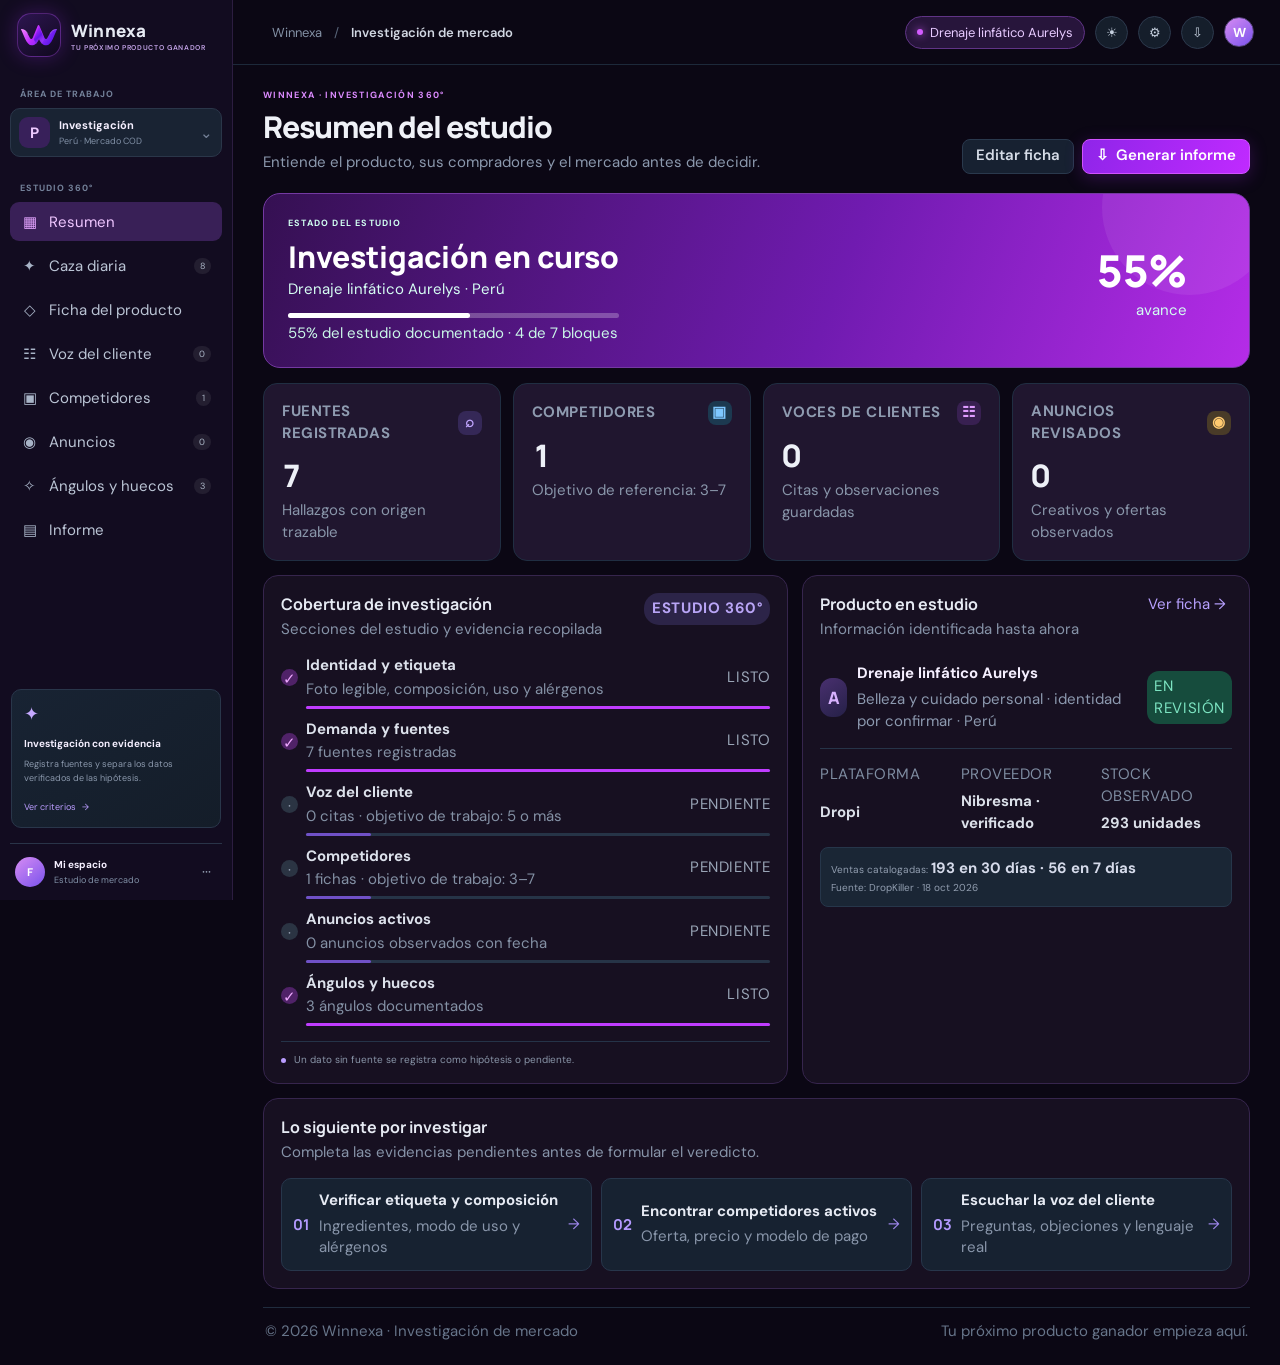
<file: index.html>
<!doctype html>
<html lang="es">
<head>
  <meta charset="utf-8"><meta name="viewport" content="width=device-width, initial-scale=1"><meta name="theme-color" content="#10091e"><meta name="description" content="Winnexa: investiga el mercado y encuentra tu próximo producto ganador.">
  <link rel="icon" type="image/svg+xml" href="favicon.svg"><link rel="manifest" href="site.webmanifest">
  <title>Winnexa · Investigación de mercado</title>
  <link rel="preconnect" href="https://fonts.googleapis.com"><link rel="preconnect" href="https://fonts.gstatic.com" crossorigin>
  <link href="https://fonts.googleapis.com/css2?family=DM+Sans:wght@400;500;600;700&family=Manrope:wght@400;500;600;700;800&display=swap" rel="stylesheet"><link rel="stylesheet" href="styles.css">
</head>
<body>
  <div class="app-shell">
    <aside class="sidebar" id="sidebar">
      <a class="brand" href="#overview"><span class="brand-mark"><img src="brand-mark.svg" alt=""></span><span class="brand-name">Winnexa<small>TU PRÓXIMO PRODUCTO GANADOR</small></span></a>
      <div class="workspace-label">ÁREA DE TRABAJO</div>
      <button class="workspace-switch"><span class="workspace-avatar">P</span><span><b>Investigación</b><small>Perú · Mercado COD</small></span><span class="chevrons">⌄</span></button>
      <div class="nav-label">ESTUDIO 360°</div>
      <nav class="main-nav" aria-label="Secciones de investigación">
        <button class="nav-item active" data-view="overview"><span class="nav-icon">▦</span>Resumen</button>
        <button class="nav-item" data-view="hunt"><span class="nav-icon">✦</span>Caza diaria<span class="nav-count" id="huntCount">0</span></button>
        <button class="nav-item" data-view="product"><span class="nav-icon">◇</span>Ficha del producto</button>
        <button class="nav-item" data-view="voice"><span class="nav-icon">☷</span>Voz del cliente<span class="nav-count" id="voiceCount">0</span></button>
        <button class="nav-item" data-view="competitors"><span class="nav-icon">▣</span>Competidores<span class="nav-count" id="competitorCount">0</span></button>
        <button class="nav-item" data-view="ads"><span class="nav-icon">◉</span>Anuncios<span class="nav-count" id="adCount">0</span></button>
        <button class="nav-item" data-view="angles"><span class="nav-icon">✧</span>Ángulos y huecos<span class="nav-count" id="angleCount">0</span></button>
        <button class="nav-item" data-view="report"><span class="nav-icon">▤</span>Informe</button>
      </nav>
      <div class="sidebar-bottom"><div class="help-card"><div class="help-icon">✦</div><b>Investigación con evidencia</b><p>Registra fuentes y separa los datos verificados de las hipótesis.</p><a href="#source-note" data-view-link="overview">Ver criterios <span>→</span></a></div><div class="profile"><div class="profile-avatar">F</div><span><b>Mi espacio</b><small>Estudio de mercado</small></span><button class="more-button" aria-label="Más opciones">···</button></div></div>
    </aside>
    <main class="main-area">
      <header class="topbar"><button class="mobile-menu" id="mobileMenu" aria-label="Abrir menú">☰</button><span class="mobile-brand-icon" aria-hidden="true"><img src="brand-mark.svg" alt=""></span><div class="breadcrumbs">Winnexa <span>/</span> <b>Investigación de mercado</b></div><div class="top-actions"><span class="project-pill"><i></i><span id="topProduct">Drenaje linfático Aurelys</span></span><button class="icon-button theme-toggle" id="themeToggle" type="button" aria-label="Cambiar a tema claro" title="Cambiar a tema claro">☀</button><button class="icon-button settings-toggle" id="settingsToggle" type="button" aria-label="Abrir ajustes" title="Ajustes">⚙</button><button class="icon-button" id="reportTop" title="Generar informe" aria-label="Generar informe">⇩</button><div class="top-avatar">W</div></div></header>
      <div class="content">
        <section class="view-panel active" id="view-overview">
          <div class="page-heading"><div><div class="eyebrow">WINNEXA · INVESTIGACIÓN 360°</div><h1>Resumen del estudio</h1><p class="page-subtitle">Entiende el producto, sus compradores y el mercado antes de decidir.</p></div><div class="heading-actions"><button class="button button-secondary" data-jump="product">Editar ficha</button><button class="button button-primary" id="generateReport"><span>⇩</span> Generar informe</button></div></div>
          <div class="overview-hero"><div class="hero-copy"><div class="hero-kicker">ESTADO DEL ESTUDIO</div><h2 id="heroStatus">Investigación en curso</h2><p id="heroProductLine">Drenaje linfático Aurelys · Perú</p><div class="progress-track"><span id="progressBar"></span></div><small id="progressText">0% del estudio documentado</small></div><div class="hero-number"><strong id="progressNumber">0%</strong><span>avance</span></div><div class="hero-orb"></div></div>
          <div class="metric-grid">
            <article class="metric-card"><div class="metric-label">FUENTES REGISTRADAS <span class="metric-icon purple">⌕</span></div><strong id="metricSources">0</strong><small>Hallazgos con origen trazable</small></article>
            <article class="metric-card"><div class="metric-label">COMPETIDORES <span class="metric-icon blue">▣</span></div><strong id="metricCompetitors">0</strong><small id="competitorSub">Objetivo: mapear 3–7</small></article>
            <article class="metric-card"><div class="metric-label">VOCES DE CLIENTES <span class="metric-icon green">☷</span></div><strong id="metricVoice">0</strong><small>Citas y observaciones guardadas</small></article>
            <article class="metric-card"><div class="metric-label">ANUNCIOS REVISADOS <span class="metric-icon amber">◉</span></div><strong id="metricAds">0</strong><small>Creativos y ofertas observados</small></article>
          </div>
          <div class="dashboard-grid">
            <section class="panel coverage-panel"><div class="panel-heading"><div><h2>Cobertura de investigación</h2><p>Secciones del estudio y evidencia recopilada</p></div><span class="subtle-badge">ESTUDIO 360°</span></div><div class="coverage-list" id="coverageList"></div><div class="panel-foot" id="source-note"><span class="foot-dot"></span> Un dato sin fuente se registra como hipótesis o pendiente.</div></section>
            <section class="panel product-summary"><div class="panel-heading"><div><h2>Producto en estudio</h2><p>Información identificada hasta ahora</p></div><button class="text-action" data-jump="product">Ver ficha →</button></div><div class="product-title-row"><div class="product-emblem">A</div><div><strong id="summaryName">Drenaje linfático Aurelys</strong><small id="summaryCategory">Belleza · Perú</small></div><span class="status-pill status-pending" id="identityStatus">PARCIAL</span></div><div class="product-facts"><div><small>PLATAFORMA</small><b id="summaryPlatform">Dropi</b></div><div><small>PROVEEDOR</small><b id="summarySupplier">Nibresma · verificado</b></div><div><small>STOCK OBSERVADO</small><b id="summaryStock">293 unidades</b></div></div><div class="fact-note">Ventas catalogadas: <b id="summarySales">193 en 30 días · 56 en 7 días</b><br>Fuente: DropKiller · 18 oct 2026</div></section>
          </div>
          <section class="panel next-steps"><div class="panel-heading"><div><h2>Lo siguiente por investigar</h2><p>Completa las evidencias pendientes antes de formular el veredicto.</p></div></div><div class="next-grid"><button class="next-item" data-jump="product"><span class="next-number">01</span><span><b>Verificar etiqueta y composición</b><small>Ingredientes, modo de uso y alérgenos</small></span><span class="next-arrow">→</span></button><button class="next-item" data-jump="competitors"><span class="next-number">02</span><span><b>Encontrar competidores activos</b><small>Oferta, precio y modelo de pago</small></span><span class="next-arrow">→</span></button><button class="next-item" data-jump="voice"><span class="next-number">03</span><span><b>Escuchar la voz del cliente</b><small>Preguntas, objeciones y lenguaje real</small></span><span class="next-arrow">→</span></button></div></section>
        </section>

        <section class="view-panel" id="view-hunt">
          <div class="page-heading"><div><div class="eyebrow">RADAR · OPORTUNIDADES DIARIAS</div><h1>Caza diaria</h1><p class="page-subtitle">Registra señales de productos, compara ventas y margen, y prioriza qué vale la pena validar.</p></div><div class="heading-actions"><button class="button button-primary" data-open-record="hunt">＋ Registrar candidato</button></div></div>
          <div class="overview-hero hunt-hero"><div class="hero-copy"><div class="hero-kicker">RADAR DE PRODUCTOS</div><h2>De señal a decisión</h2><p>Guarda cada hallazgo con su fuente, país y datos observados.</p><small>Los candidatos quedan guardados en este navegador.</small></div><div class="hero-number"><strong id="huntTotalHero">0</strong><span>candidatos</span></div><div class="hero-orb"></div></div>
          <div class="metric-grid hunt-metrics">
            <article class="metric-card"><div class="metric-label">CANDIDATOS TOTALES <span class="metric-icon purple">✦</span></div><strong id="huntTotal">0</strong><small>Registros de caza diaria</small></article>
            <article class="metric-card"><div class="metric-label">NUEVOS HOY <span class="metric-icon blue">＋</span></div><strong id="huntToday">0</strong><small>Hallazgos con fecha de hoy</small></article>
            <article class="metric-card"><div class="metric-label">VIABLES <span class="metric-icon green">✓</span></div><strong id="huntViable">0</strong><small>Según tus costos registrados</small></article>
            <article class="metric-card"><div class="metric-label">POR REVISAR <span class="metric-icon amber">⌕</span></div><strong id="huntReview">0</strong><small>Nuevos o pendientes de validar</small></article>
          </div>
          <div class="hunt-toolbar panel"><label class="field">Buscar candidato<input id="huntSearch" type="search" placeholder="Producto, proveedor o categoría"></label><label class="field">Estado<select id="huntStatusFilter"><option value="">Todos los estados</option><option>Nuevo</option><option>Validar</option><option>Viable</option><option>Repreciar</option><option>Descartado</option><option>Pendiente</option></select></label><span class="hunt-evidence-note" id="huntUpdatedNote">Radar diario · productos investigados en Dropi y AliClick.</span></div>
          <div class="records-grid hunt-grid" id="huntList"></div>
          <div class="empty-card" id="huntEmpty"><span>✦</span><h3>Aún no hay candidatos en tu radar</h3><p>Agrega el primer producto desde DropKiller, Dropi, AliClick u otra fuente y anota sus ventas, stock, costo y enlace.</p><button class="button button-primary" data-open-record="hunt">Registrar primer candidato</button></div>
        </section>

        <section class="view-panel" id="view-product">
          <div class="page-heading"><div><div class="eyebrow">FASE 0 · IDENTIDAD Y CONTEXTO</div><h1>Ficha del producto</h1><p class="page-subtitle">Guarda solo datos comprobados y marca claramente lo que falta verificar.</p></div><div class="heading-actions"><button class="button button-primary" id="saveProduct">Guardar ficha</button></div></div>
          <div class="section-grid"><section class="panel form-panel"><div class="panel-heading"><div><h2>Identificación del producto</h2><p>La ficha comercial no sustituye a la etiqueta real del artículo.</p></div></div><div class="field-grid"><label class="field">Nombre del producto<input id="researchName" value="Drenaje linfático Aurelys"></label><label class="field">País de investigación<select id="researchCountry"><option value="PE">Perú</option><option value="CO">Colombia</option><option value="MX">México</option><option value="CL">Chile</option><option value="EC">Ecuador</option></select></label><label class="field">Categoría<input id="researchCategory" value="Belleza y cuidado personal"></label><label class="field">Plataforma / fuente<input id="researchPlatform" value="Dropi"></label><label class="field">Proveedor<input id="researchSupplier" value="Nibresma"></label><label class="field">Estado de proveedor<select id="researchSupplierVerified"><option value="true">Verificado por fuente</option><option value="false">Sin verificar</option></select></label><label class="field">Ventas últimos 7 días<input id="researchSales7" type="number" min="0" value="56"></label><label class="field">Ventas últimos 30 días<input id="researchSales30" type="number" min="0" value="193"></label><label class="field">Stock observado<input id="researchStock" type="number" min="0" value="293"></label><label class="field">Fecha de medición<input id="researchDate" type="date" value="2026-10-18"></label><label class="field">Costo de catálogo<input id="researchCost" placeholder="Importe · moneda por confirmar"></label><label class="field">Precio objetivo<input id="researchPrice" placeholder="Lo decides tú · importe/moneda"></label><label class="field">Modelo de pago<select id="researchPayment"><option>Contra entrega (COD) por confirmar</option><option>Contra entrega (COD)</option><option>Pago anticipado</option><option>Ambos</option></select></label><label class="field full">Enlace de la fuente<input id="researchSource" type="url" value="https://app.dropi.pe/dashboard/search?search=9403&amp;search_type=id"></label><label class="field full">Forma de uso / forma → verbo<input id="researchUse" placeholder="Pendiente · por ejemplo, sérum → aplicar"></label><label class="field full">Composición de etiqueta / INCI<textarea id="researchIngredients" rows="3" placeholder="Pendiente: transcribir desde la etiqueta del producto despachado"></textarea></label><label class="field full">Modo de uso indicado en el envase<textarea id="researchDirections" rows="2" placeholder="Pendiente de verificar en la etiqueta"></textarea></label><label class="field full">Alérgenos y advertencias del envase<textarea id="researchAllergens" rows="2" placeholder="Pendiente: no asumir que está libre de alérgenos"></textarea></label><label class="field full">Claims encontrados<textarea id="researchClaims" rows="2" placeholder="Registra el texto exacto y su fuente; no presentar como probado"></textarea></label></div></section><aside class="panel verification-panel"><div class="panel-heading"><div><h2>Comprobaciones críticas</h2><p>Antes de avanzar a promesas o creativos</p></div></div><div class="check-row"><i class="check-pending">!</i><span><b>Etiqueta real</b><small id="labelCheck">Aún falta foto legible del envase</small></span></div><div class="check-row"><i class="check-pending">!</i><span><b>Alérgenos</b><small id="allergenCheck">No verificados · no afirmar ausencia</small></span></div><div class="check-row"><i class="check-ok">✓</i><span><b>Demanda en catálogo</b><small>Ventas y stock registrados con fuente</small></span></div><div class="warning-box"><b>Claims de belleza/salud</b><p>Evita prometer resultados médicos o garantizados sin evidencia autorizada y revisión regulatoria local.</p></div><button class="button button-secondary full-button" id="addEvidenceProduct">＋ Añadir fuente de identidad</button></aside></div>
          <section class="panel evidence-panel"><div class="panel-heading"><div><h2>Fuentes de la ficha</h2><p>Origen, fecha y alcance del dato</p></div><button class="button button-secondary" data-open-record="source">＋ Añadir fuente</button></div><div id="sourceList" class="record-list"></div></section>
        </section>

        <section class="view-panel" id="view-voice"><div class="page-heading"><div><div class="eyebrow">FASE 1 · VOZ DEL CLIENTE</div><h1>Lo que dice el mercado</h1><p class="page-subtitle">Captura citas textuales, objeciones, preguntas y señales de validación social.</p></div><div class="heading-actions"><button class="button button-primary" data-open-record="voice">＋ Añadir cita</button></div></div><div class="research-tip"><b>Regla de evidencia</b><span>Guarda URL, idioma y likes cuando estén disponibles. Una frase sin fuente es una hipótesis, no una voz de mercado validada.</span></div><div class="records-grid" id="voiceList"></div><div class="empty-card" id="voiceEmpty"><span>☷</span><h3>Aún no hay comentarios documentados</h3><p>Revisa reseñas, foros, redes y preguntas de compradores. No inventes citas para completar el estudio.</p><button class="button button-primary" data-open-record="voice">Añadir primera cita</button></div></section>

        <section class="view-panel" id="view-competitors"><div class="page-heading"><div><div class="eyebrow">FASE 1 Y 3 · MERCADO EN VIVO</div><h1>Mapa de competidores</h1><p class="page-subtitle">Compara quién vende, qué ofrece, a qué precio y en qué país.</p></div><div class="heading-actions"><button class="button button-primary" data-open-record="competitor">＋ Añadir competidor</button></div></div><div class="research-tip"><b>Mapa abierto</b><span>Registra tiendas distintas. Anota moneda, fecha y método de pago; los precios y anuncios cambian.</span></div><div class="competitor-table panel"><div class="table-scroll"><table><thead><tr><th>COMPETIDOR</th><th>PAÍS / CANAL</th><th>PRECIO</th><th>OFERTA / PAGO</th><th>ANUNCIOS</th><th>FUENTE</th><th></th></tr></thead><tbody id="competitorRows"></tbody></table></div><div class="empty-inline" id="competitorEmpty">Todavía no se han registrado competidores. El mapa sigue pendiente.</div></div></section>

        <section class="view-panel" id="view-ads"><div class="page-heading"><div><div class="eyebrow">FASE 1.7 · INTELIGENCIA CREATIVA</div><h1>Anuncios y ofertas</h1><p class="page-subtitle">Documenta creativos observados, ángulos, oferta y ventana de actividad.</p></div><div class="heading-actions"><button class="button button-primary" data-open-record="ad">＋ Añadir anuncio</button></div></div><div class="research-tip amber-tip"><b>Actividad observada</b><span>Registra fecha de primera y última observación; la duración declarada por una biblioteca no prueba que el anuncio se haya mostrado todo ese tiempo.</span></div><div class="records-grid" id="adList"></div><div class="empty-card" id="adEmpty"><span>◉</span><h3>Sin anuncios documentados</h3><p>Guarda enlaces de la biblioteca de anuncios, país, formato, gancho y última vez que lo viste activo.</p><button class="button button-primary" data-open-record="ad">Añadir primer anuncio</button></div></section>

        <section class="view-panel" id="view-angles"><div class="page-heading"><div><div class="eyebrow">FASE 3.5 · ÁNGULOS Y HUECOS</div><h1>Oportunidades de comunicación</h1><p class="page-subtitle">Separa ángulos ya usados de huecos que aún necesitan evidencia.</p></div><div class="heading-actions"><button class="button button-primary" data-open-record="angle">＋ Añadir ángulo</button></div></div><div class="research-tip"><b>Construye desde evidencia</b><span>Cada ángulo debe conectar una necesidad citada con una audiencia, una promesa permitida y una fuente.</span></div><div class="records-grid" id="angleList"></div><div class="empty-card" id="angleEmpty"><span>✧</span><h3>Ángulos pendientes de investigación</h3><p>Primero recopila comentarios, anuncios y ofertas. Los conceptos sin evidencia quedan marcados como hipótesis.</p><button class="button button-primary" data-open-record="angle">Añadir ángulo</button></div></section>

        <section class="view-panel" id="view-report"><div class="page-heading"><div><div class="eyebrow">ENTREGABLE · DOSSIER DE MERCADO</div><h1>Informe de investigación</h1><p class="page-subtitle">Genera un resumen HTML autocontenido de los hallazgos registrados.</p></div><div class="heading-actions"><a class="button button-secondary" href="ESTUDIO-AURELYS-PERU.html" target="_blank">Abrir estudio completo ↗</a><button class="button button-primary" id="downloadReport">⇩ Descargar informe HTML</button></div></div><div class="report-banner"><div class="report-mark">▤</div><div><b>El informe separa hechos, hipótesis y pendientes</b><p>El estudio completo de Aurelys incluye fuentes, competencia, señal de demanda, regulación, riesgos y lista de validación. El reporte descargable resume los datos guardados en el panel.</p></div></div><div class="report-outline panel"><h2>Contenido del dossier</h2><div class="outline-grid"><span>01 · Resumen y veredicto de viabilidad</span><span>02 · Identidad y etiqueta del producto</span><span>03 · Demanda y fuentes del catálogo</span><span>04 · Voz del cliente y objeciones</span><span>05 · Competidores y ofertas</span><span>06 · Anuncios, creativos y ángulos</span><span>07 · Riesgos y asuntos pendientes</span></div></div><div class="pending-box" id="reportPending"></div></section>

        <footer class="footer"><span>© 2026 Winnexa · Investigación de mercado</span><span>Tu próximo producto ganador empieza aquí.</span></footer>
      </div>
    </main>
  </div>
  <dialog class="record-dialog" id="recordDialog"><form id="recordForm" method="dialog"><div class="dialog-head"><div><div class="eyebrow">REGISTRO DE INVESTIGACIÓN</div><h2 id="recordTitle">Añadir registro</h2><p id="recordSubtitle">Documenta hallazgos con una fuente y fecha.</p></div><button class="close-dialog" id="closeRecord" type="button" aria-label="Cerrar">×</button></div><input type="hidden" id="recordType"><div id="dynamicFields" class="field-grid"></div><div class="dialog-footer"><button class="button button-secondary" id="cancelRecord" type="button">Cancelar</button><button class="button button-primary" type="submit">Guardar registro</button></div></form></dialog>
  <dialog class="record-dialog settings-dialog" id="settingsDialog"><form id="settingsForm" method="dialog"><div class="dialog-head"><div><div class="eyebrow">PREFERENCIAS</div><h2>Ajustes de pantalla</h2><p>Personaliza el tema y el tamaño del texto.</p></div><button class="close-dialog" id="closeSettings" type="button" aria-label="Cerrar ajustes">×</button></div><div class="field-grid settings-fields"><label class="field">Tema<select id="settingsTheme"><option value="dark">Oscuro</option><option value="light">Claro</option></select></label><label class="field">Tamaño del texto<select id="settingsTextSize"><option value="13">13 px</option><option value="15">15 px</option><option value="18">18 px</option></select></label></div><div class="dialog-footer"><button class="button button-secondary" id="cancelSettings" type="button">Cerrar</button><button class="button button-primary" type="submit">Guardar ajustes</button></div></form></dialog>
  <div class="toast" id="toast" role="status" aria-live="polite"></div><script src="caza-data.js"></script><script src="app.js"></script>
</body>
</html>
</file>
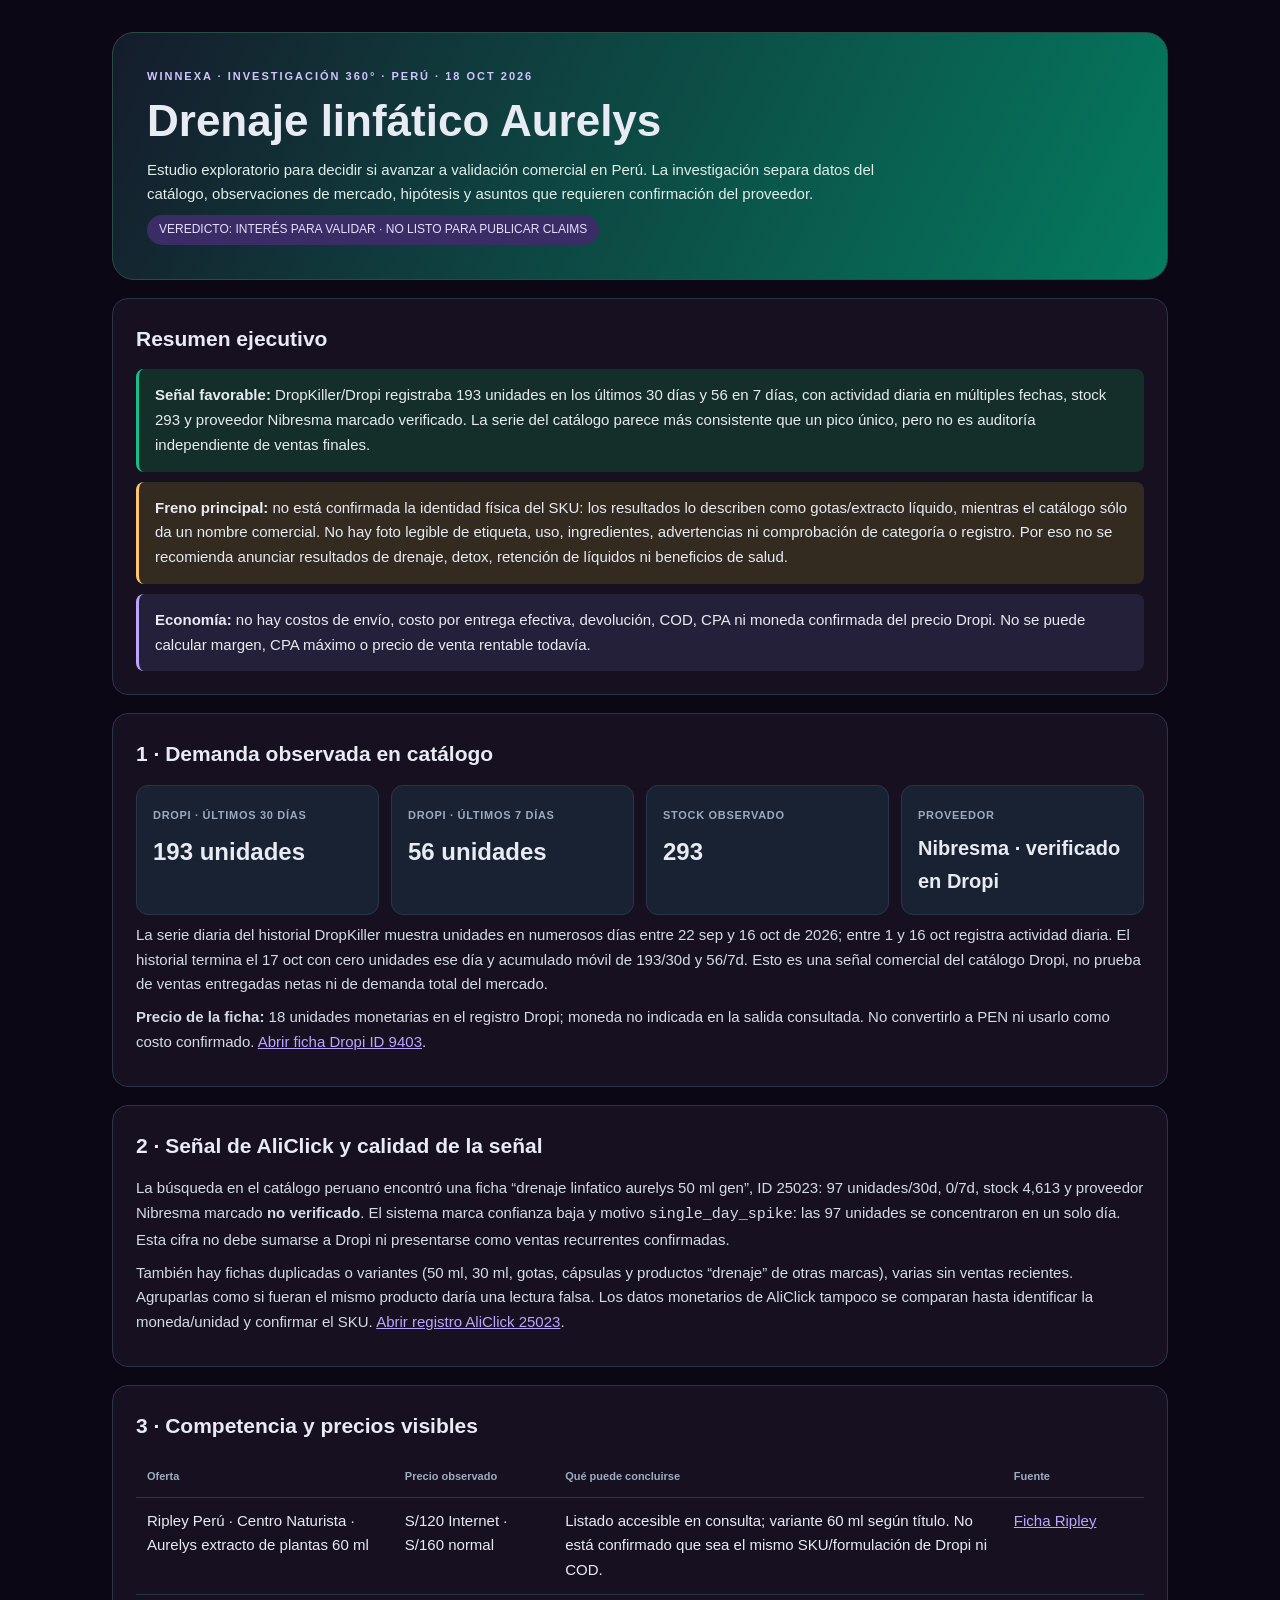
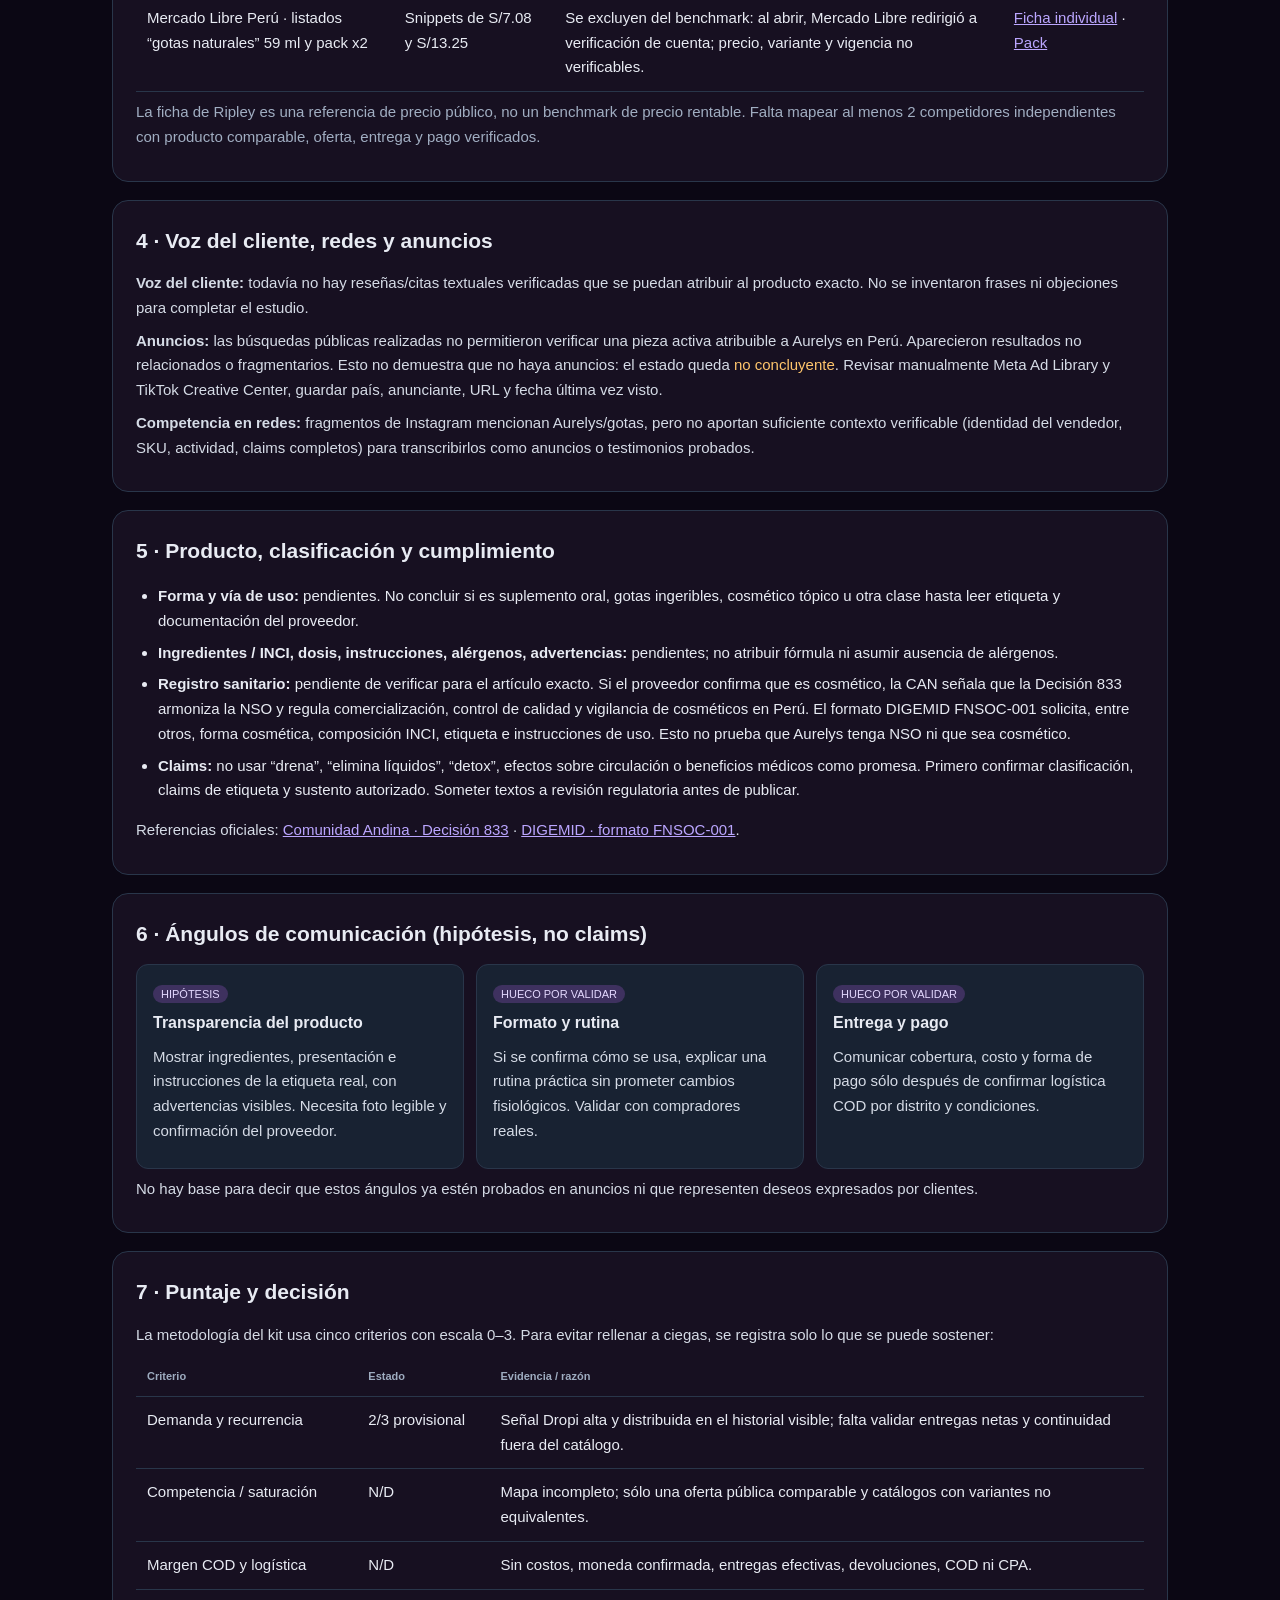
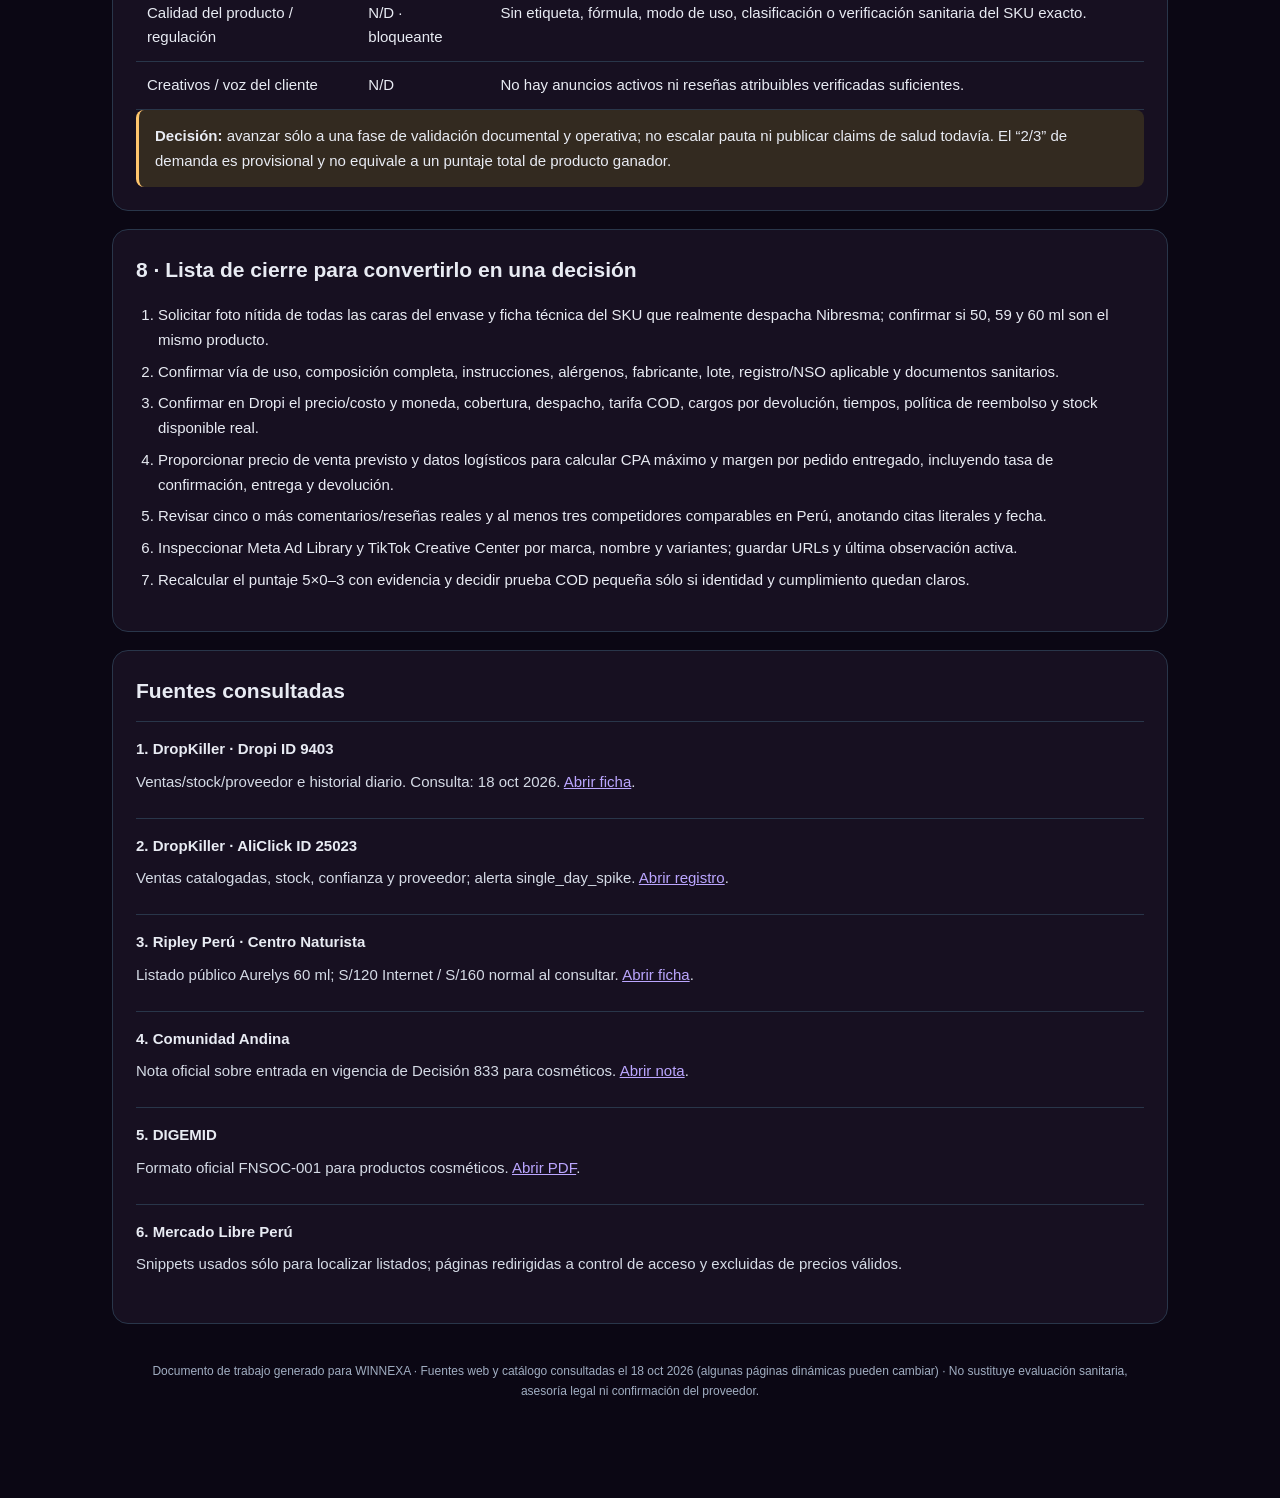
<file: ESTUDIO-AURELYS-PERU.html>
<!doctype html>
<html lang="es"><head><meta charset="utf-8"><meta name="viewport" content="width=device-width,initial-scale=1"><meta name="theme-color" content="#0b0714"><title>Estudio 360° · Drenaje linfático Aurelys · Perú</title><style>
:root{color-scheme:dark;--bg:#0b0714;--panel:#171021;--line:#29364a;--text:#e8ebf3;--muted:#a1aec2;--purple:#bba6ff;--green:#19bd89;--amber:#ffc56c;--red:#ff9a9a}*{box-sizing:border-box}body{margin:0;background:var(--bg);color:var(--text);font:15px/1.65 'DM Sans',Arial,sans-serif}.wrap{max-width:1100px;margin:auto;padding:32px 22px 70px}.hero{padding:34px;border:1px solid #284d48;border-radius:22px;background:linear-gradient(115deg,#151c2b,#047b5f);position:relative;overflow:hidden}.eyebrow{color:#d1c4ff;letter-spacing:2px;font-size:11px;font-weight:bold}.hero h1{font-size:clamp(28px,5vw,44px);line-height:1.1;margin:12px 0}.hero p{max-width:760px;color:#e0eee9}.badge{display:inline-block;padding:5px 12px;border-radius:20px;background:#3a2c65;color:#e5dcff;font-size:12px}section{margin:18px 0;padding:23px;background:var(--panel);border:1px solid var(--line);border-radius:16px}h2{font-size:21px;margin:0 0 13px}h3{font-size:16px;margin:4px 0}p{margin:8px 0;color:#d5dbe6}.muted,small{color:var(--muted)}a{color:var(--purple);overflow-wrap:anywhere}.grid{display:grid;grid-template-columns:repeat(auto-fit,minmax(220px,1fr));gap:12px}.card{padding:16px;border:1px solid var(--line);background:#182232;border-radius:12px}.label{color:#9caac0;font-size:11px;font-weight:bold;letter-spacing:.7px}.value{display:block;font-size:24px;font-weight:bold;margin-top:5px}.callout{padding:14px 16px;background:#242039;border-left:3px solid var(--purple);border-radius:8px}.warn{background:#332a20;border-left-color:var(--amber)}.danger{background:#342326;border-left-color:var(--red)}.good{background:#142f2a;border-left-color:var(--green)}.source{padding:15px 0;border-top:1px solid var(--line)}table{width:100%;border-collapse:collapse;display:block;overflow:auto}td,th{text-align:left;padding:11px;border-bottom:1px solid var(--line);vertical-align:top;min-width:120px}th{color:#9eacc0;font-size:11px}.pill{font-size:11px;padding:3px 8px;border-radius:12px;background:#3e315f;color:#e4d9ff}.pending{color:var(--amber)}ol,ul{padding-left:22px}li{margin:7px 0}.footer{font-size:12px;color:var(--muted);text-align:center;padding:20px}@media(max-width:600px){.wrap{padding:12px}.hero,section{padding:19px}}
</style></head><body><main class="wrap">
<header class="hero"><div class="eyebrow">WINNEXA · INVESTIGACIÓN 360° · PERÚ · 18 OCT 2026</div><h1>Drenaje linfático Aurelys</h1><p>Estudio exploratorio para decidir si avanzar a validación comercial en Perú. La investigación separa datos del catálogo, observaciones de mercado, hipótesis y asuntos que requieren confirmación del proveedor.</p><span class="badge">VEREDICTO: INTERÉS PARA VALIDAR · NO LISTO PARA PUBLICAR CLAIMS</span></header>
<section><h2>Resumen ejecutivo</h2><div class="callout good"><b>Señal favorable:</b> DropKiller/Dropi registraba 193 unidades en los últimos 30 días y 56 en 7 días, con actividad diaria en múltiples fechas, stock 293 y proveedor Nibresma marcado verificado. La serie del catálogo parece más consistente que un pico único, pero no es auditoría independiente de ventas finales.</div><div class="callout warn" style="margin-top:10px"><b>Freno principal:</b> no está confirmada la identidad física del SKU: los resultados lo describen como gotas/extracto líquido, mientras el catálogo sólo da un nombre comercial. No hay foto legible de etiqueta, uso, ingredientes, advertencias ni comprobación de categoría o registro. Por eso no se recomienda anunciar resultados de drenaje, detox, retención de líquidos ni beneficios de salud.</div><div class="callout" style="margin-top:10px"><b>Economía:</b> no hay costos de envío, costo por entrega efectiva, devolución, COD, CPA ni moneda confirmada del precio Dropi. No se puede calcular margen, CPA máximo o precio de venta rentable todavía.</div></section>
<section><h2>1 · Demanda observada en catálogo</h2><div class="grid"><div class="card"><span class="label">DROPI · ÚLTIMOS 30 DÍAS</span><strong class="value">193 unidades</strong></div><div class="card"><span class="label">DROPI · ÚLTIMOS 7 DÍAS</span><strong class="value">56 unidades</strong></div><div class="card"><span class="label">STOCK OBSERVADO</span><strong class="value">293</strong></div><div class="card"><span class="label">PROVEEDOR</span><strong class="value" style="font-size:20px">Nibresma · verificado en Dropi</strong></div></div><p>La serie diaria del historial DropKiller muestra unidades en numerosos días entre 22 sep y 16 oct de 2026; entre 1 y 16 oct registra actividad diaria. El historial termina el 17 oct con cero unidades ese día y acumulado móvil de 193/30d y 56/7d. Esto es una señal comercial del catálogo Dropi, no prueba de ventas entregadas netas ni de demanda total del mercado.</p><p><b>Precio de la ficha:</b> 18 unidades monetarias en el registro Dropi; moneda no indicada en la salida consultada. No convertirlo a PEN ni usarlo como costo confirmado. <a href="https://app.dropi.pe/dashboard/search?search=9403&amp;search_type=id">Abrir ficha Dropi ID 9403</a>.</p></section>
<section><h2>2 · Señal de AliClick y calidad de la señal</h2><p>La búsqueda en el catálogo peruano encontró una ficha “drenaje linfatico aurelys 50 ml gen”, ID 25023: 97 unidades/30d, 0/7d, stock 4,613 y proveedor Nibresma marcado <b>no verificado</b>. El sistema marca confianza baja y motivo <code>single_day_spike</code>: las 97 unidades se concentraron en un solo día. Esta cifra no debe sumarse a Dropi ni presentarse como ventas recurrentes confirmadas.</p><p>También hay fichas duplicadas o variantes (50 ml, 30 ml, gotas, cápsulas y productos “drenaje” de otras marcas), varias sin ventas recientes. Agruparlas como si fueran el mismo producto daría una lectura falsa. Los datos monetarios de AliClick tampoco se comparan hasta identificar la moneda/unidad y confirmar el SKU. <a href="https://app.dropkiller.com/dashboard/products/da0b49d2-1962-4f3f-9753-10f2949e7998">Abrir registro AliClick 25023</a>.</p></section>
<section><h2>3 · Competencia y precios visibles</h2><table><thead><tr><th>Oferta</th><th>Precio observado</th><th>Qué puede concluirse</th><th>Fuente</th></tr></thead><tbody><tr><td>Ripley Perú · Centro Naturista · Aurelys extracto de plantas 60 ml</td><td>S/120 Internet · S/160 normal</td><td>Listado accesible en consulta; variante 60 ml según título. No está confirmado que sea el mismo SKU/formulación de Dropi ni COD.</td><td><a href="https://simple.ripley.com.pe/drenaje-linfatico-aurelys-extracto-de-plantas-liquidas-60ml-pmp20001637692">Ficha Ripley</a></td></tr><tr><td>Mercado Libre Perú · listados “gotas naturales” 59 ml y pack x2</td><td>Snippets de S/7.08 y S/13.25</td><td>Se excluyen del benchmark: al abrir, Mercado Libre redirigió a verificación de cuenta; precio, variante y vigencia no verificables.</td><td><a href="https://www.mercadolibre.com.pe/drenaje-linfatico-aurelys-gotas-naturales-59ml-bienestar/up/MPEU5089788688">Ficha individual</a> · <a href="https://www.mercadolibre.com.pe/2-frascos-drenaje-linfatico-aurelys-gotas-naturales-59ml/up/MPEU5089799330">Pack</a></td></tr></tbody></table><p class="muted">La ficha de Ripley es una referencia de precio público, no un benchmark de precio rentable. Falta mapear al menos 2 competidores independientes con producto comparable, oferta, entrega y pago verificados.</p></section>
<section><h2>4 · Voz del cliente, redes y anuncios</h2><p><b>Voz del cliente:</b> todavía no hay reseñas/citas textuales verificadas que se puedan atribuir al producto exacto. No se inventaron frases ni objeciones para completar el estudio.</p><p><b>Anuncios:</b> las búsquedas públicas realizadas no permitieron verificar una pieza activa atribuible a Aurelys en Perú. Aparecieron resultados no relacionados o fragmentarios. Esto no demuestra que no haya anuncios: el estado queda <span class="pending">no concluyente</span>. Revisar manualmente Meta Ad Library y TikTok Creative Center, guardar país, anunciante, URL y fecha última vez visto.</p><p><b>Competencia en redes:</b> fragmentos de Instagram mencionan Aurelys/gotas, pero no aportan suficiente contexto verificable (identidad del vendedor, SKU, actividad, claims completos) para transcribirlos como anuncios o testimonios probados.</p></section>
<section><h2>5 · Producto, clasificación y cumplimiento</h2><ul><li><b>Forma y vía de uso:</b> pendientes. No concluir si es suplemento oral, gotas ingeribles, cosmético tópico u otra clase hasta leer etiqueta y documentación del proveedor.</li><li><b>Ingredientes / INCI, dosis, instrucciones, alérgenos, advertencias:</b> pendientes; no atribuir fórmula ni asumir ausencia de alérgenos.</li><li><b>Registro sanitario:</b> pendiente de verificar para el artículo exacto. Si el proveedor confirma que es cosmético, la CAN señala que la Decisión 833 armoniza la NSO y regula comercialización, control de calidad y vigilancia de cosméticos en Perú. El formato DIGEMID FNSOC-001 solicita, entre otros, forma cosmética, composición INCI, etiqueta e instrucciones de uso. Esto no prueba que Aurelys tenga NSO ni que sea cosmético.</li><li><b>Claims:</b> no usar “drena”, “elimina líquidos”, “detox”, efectos sobre circulación o beneficios médicos como promesa. Primero confirmar clasificación, claims de etiqueta y sustento autorizado. Someter textos a revisión regulatoria antes de publicar.</li></ul><p>Referencias oficiales: <a href="https://www.comunidadandina.org/notas-de-prensa/entra-en-vigencia-norma-de-la-comunidad-andina-que-facilita-comercio-de-productos-cosmeticos-y-resguarda-salud-de-consumidores/">Comunidad Andina · Decisión 833</a> · <a href="https://www.digemid.minsa.gob.pe/Archivos/PortalWeb/Tramites/Empresa/ProductosSanitarios/FORMATO_FNSOC-001_COSMETICOS.pdf">DIGEMID · formato FNSOC-001</a>.</p></section>
<section><h2>6 · Ángulos de comunicación (hipótesis, no claims)</h2><div class="grid"><article class="card"><span class="pill">HIPÓTESIS</span><h3>Transparencia del producto</h3><p>Mostrar ingredientes, presentación e instrucciones de la etiqueta real, con advertencias visibles. Necesita foto legible y confirmación del proveedor.</p></article><article class="card"><span class="pill">HUECO POR VALIDAR</span><h3>Formato y rutina</h3><p>Si se confirma cómo se usa, explicar una rutina práctica sin prometer cambios fisiológicos. Validar con compradores reales.</p></article><article class="card"><span class="pill">HUECO POR VALIDAR</span><h3>Entrega y pago</h3><p>Comunicar cobertura, costo y forma de pago sólo después de confirmar logística COD por distrito y condiciones.</p></article></div><p>No hay base para decir que estos ángulos ya estén probados en anuncios ni que representen deseos expresados por clientes.</p></section>
<section><h2>7 · Puntaje y decisión</h2><p>La metodología del kit usa cinco criterios con escala 0–3. Para evitar rellenar a ciegas, se registra solo lo que se puede sostener:</p><table><thead><tr><th>Criterio</th><th>Estado</th><th>Evidencia / razón</th></tr></thead><tbody><tr><td>Demanda y recurrencia</td><td>2/3 provisional</td><td>Señal Dropi alta y distribuida en el historial visible; falta validar entregas netas y continuidad fuera del catálogo.</td></tr><tr><td>Competencia / saturación</td><td>N/D</td><td>Mapa incompleto; sólo una oferta pública comparable y catálogos con variantes no equivalentes.</td></tr><tr><td>Margen COD y logística</td><td>N/D</td><td>Sin costos, moneda confirmada, entregas efectivas, devoluciones, COD ni CPA.</td></tr><tr><td>Calidad del producto / regulación</td><td>N/D · bloqueante</td><td>Sin etiqueta, fórmula, modo de uso, clasificación o verificación sanitaria del SKU exacto.</td></tr><tr><td>Creativos / voz del cliente</td><td>N/D</td><td>No hay anuncios activos ni reseñas atribuibles verificadas suficientes.</td></tr></tbody></table><div class="callout warn"><b>Decisión:</b> avanzar sólo a una fase de validación documental y operativa; no escalar pauta ni publicar claims de salud todavía. El “2/3” de demanda es provisional y no equivale a un puntaje total de producto ganador.</div></section>
<section><h2>8 · Lista de cierre para convertirlo en una decisión</h2><ol><li>Solicitar foto nítida de todas las caras del envase y ficha técnica del SKU que realmente despacha Nibresma; confirmar si 50, 59 y 60 ml son el mismo producto.</li><li>Confirmar vía de uso, composición completa, instrucciones, alérgenos, fabricante, lote, registro/NSO aplicable y documentos sanitarios.</li><li>Confirmar en Dropi el precio/costo y moneda, cobertura, despacho, tarifa COD, cargos por devolución, tiempos, política de reembolso y stock disponible real.</li><li>Proporcionar precio de venta previsto y datos logísticos para calcular CPA máximo y margen por pedido entregado, incluyendo tasa de confirmación, entrega y devolución.</li><li>Revisar cinco o más comentarios/reseñas reales y al menos tres competidores comparables en Perú, anotando citas literales y fecha.</li><li>Inspeccionar Meta Ad Library y TikTok Creative Center por marca, nombre y variantes; guardar URLs y última observación activa.</li><li>Recalcular el puntaje 5×0–3 con evidencia y decidir prueba COD pequeña sólo si identidad y cumplimiento quedan claros.</li></ol></section>
<section><h2>Fuentes consultadas</h2><div class="source"><b>1. DropKiller · Dropi ID 9403</b><p>Ventas/stock/proveedor e historial diario. Consulta: 18 oct 2026. <a href="https://app.dropi.pe/dashboard/search?search=9403&amp;search_type=id">Abrir ficha</a>.</p></div><div class="source"><b>2. DropKiller · AliClick ID 25023</b><p>Ventas catalogadas, stock, confianza y proveedor; alerta single_day_spike. <a href="https://app.dropkiller.com/dashboard/products/da0b49d2-1962-4f3f-9753-10f2949e7998">Abrir registro</a>.</p></div><div class="source"><b>3. Ripley Perú · Centro Naturista</b><p>Listado público Aurelys 60 ml; S/120 Internet / S/160 normal al consultar. <a href="https://simple.ripley.com.pe/drenaje-linfatico-aurelys-extracto-de-plantas-liquidas-60ml-pmp20001637692">Abrir ficha</a>.</p></div><div class="source"><b>4. Comunidad Andina</b><p>Nota oficial sobre entrada en vigencia de Decisión 833 para cosméticos. <a href="https://www.comunidadandina.org/notas-de-prensa/entra-en-vigencia-norma-de-la-comunidad-andina-que-facilita-comercio-de-productos-cosmeticos-y-resguarda-salud-de-consumidores/">Abrir nota</a>.</p></div><div class="source"><b>5. DIGEMID</b><p>Formato oficial FNSOC-001 para productos cosméticos. <a href="https://www.digemid.minsa.gob.pe/Archivos/PortalWeb/Tramites/Empresa/ProductosSanitarios/FORMATO_FNSOC-001_COSMETICOS.pdf">Abrir PDF</a>.</p></div><div class="source"><b>6. Mercado Libre Perú</b><p>Snippets usados sólo para localizar listados; páginas redirigidas a control de acceso y excluidas de precios válidos.</p></div></section>
<p class="footer">Documento de trabajo generado para WINNEXA · Fuentes web y catálogo consultadas el 18 oct 2026 (algunas páginas dinámicas pueden cambiar) · No sustituye evaluación sanitaria, asesoría legal ni confirmación del proveedor.</p></main></body></html>
</file>
<file: styles.css>
:root{--bg:#0b1018;--side:#121a27;--panel:#141d2a;--panel2:#1a2434;--line:#263448;--ink:#e7eaf2;--muted:#8794aa;--soft:#a8b3c5;--purple:#8a59ff;--purple-dark:#34265c;--green:#09a878;--amber:#d5a34a;--font:'DM Sans',sans-serif;--display:Manrope,sans-serif}*{box-sizing:border-box}body{margin:0;background:var(--bg);color:var(--ink);font-family:var(--font);font-size:14px}button,input,select,textarea{font:inherit}button{cursor:pointer}.app-shell{min-height:100vh}.sidebar{width:233px;position:fixed;inset:0 auto 0 0;background:var(--side);border-right:1px solid #222d3f;padding:19px 10px 13px;display:flex;flex-direction:column;z-index:5}.brand{height:49px;display:flex;align-items:center;gap:10px;padding:0 7px 17px;color:#e6eaf3;text-decoration:none}.brand-mark{width:41px;height:41px;border-radius:14px;background:radial-gradient(circle at 35% 25%,#e67af5,#8a4ded 55%,#38216e);display:grid;place-items:center;color:#e8b2ff;text-shadow:0 0 12px white;font-size:22px;box-shadow:0 0 19px #9954ff55}.brand-name{font:800 16px var(--display);letter-spacing:.5px}.brand-name small{display:block;font:600 8px var(--font);letter-spacing:1.2px;color:#8995aa;margin-top:1px}.workspace-label,.nav-label{font-size:9px;letter-spacing:1px;font-weight:700;color:#74829a;padding:0 10px;margin:20px 0 8px}.workspace-switch{display:flex;align-items:center;gap:9px;background:#192333;border:1px solid #2a3649;border-radius:10px;padding:8px;color:var(--ink);text-align:left}.workspace-avatar{width:31px;height:31px;border-radius:9px;display:grid;place-items:center;background:#312651;color:#c5afff;font-weight:700}.workspace-switch b,.profile b{display:block;font-size:11px}.workspace-switch small,.profile small{display:block;font-size:9px;color:#8190a6;margin-top:3px}.chevrons{margin-left:auto;color:#77839a}.nav-label{margin-top:25px}.main-nav{display:grid;gap:5px}.nav-item{height:39px;display:flex;align-items:center;gap:11px;padding:0 11px;color:#bbc5d5;background:transparent;border:0;border-radius:9px;text-align:left;font-size:11px}.nav-item:hover{background:#ffffff09;color:white}.nav-item.active{background:#332658;color:#cbb8ff}.nav-icon{width:17px;color:#a8b4c7;text-align:center;font-size:15px}.nav-item.active .nav-icon{color:#c5adff}.nav-count{margin-left:auto;background:#ffffff13;border-radius:10px;padding:2px 6px;font-size:9px;color:#aab5c5}.sidebar-bottom{margin-top:auto}.help-card{border:1px solid #29364a;background:linear-gradient(145deg,#182333,#141d29);border-radius:10px;padding:12px;margin:0 1px 15px}.help-icon{font-size:18px;color:#c6a9ff;margin-bottom:6px}.help-card b{font-size:10px}.help-card p{font-size:9px;color:#8b98ac;line-height:1.55;margin:6px 0 9px}.help-card a{font-size:9px;color:#bb9cff;text-decoration:none}.help-card a span{margin-left:4px}.profile{border-top:1px solid #293448;padding:13px 5px 0;display:flex;align-items:center;gap:9px}.profile-avatar,.top-avatar{width:30px;height:30px;display:grid;place-items:center;border-radius:50%;background:linear-gradient(140deg,#d78cf3,#7952ec);color:#fff;font-weight:700;font-size:11px}.profile b{font-size:10px}.more-button{margin-left:auto;background:none;border:0;color:#99a6b8}.main-area{margin-left:233px;min-height:100vh}.topbar{height:65px;border-bottom:1px solid #1d293a;display:flex;align-items:center;justify-content:space-between;padding:0 26px 0 39px}.breadcrumbs{font-size:10px;color:#8491a5}.breadcrumbs span{padding:0 9px;color:#596579}.breadcrumbs b{font-weight:600;color:#d1d7e2}.top-actions{display:flex;align-items:center;gap:10px}.project-pill{max-width:260px;display:flex;align-items:center;gap:7px;border:1px solid #46356d;background:#231d3c;border-radius:20px;padding:7px 11px;font-size:9px;color:#d0c2f8;white-space:nowrap;overflow:hidden;text-overflow:ellipsis}.project-pill i{width:6px;height:6px;border-radius:50%;background:#a47aff;box-shadow:0 0 9px #a47aff}.icon-button{width:33px;height:33px;border:1px solid #2c394d;border-radius:50%;background:#151e2b;color:#c6d0df;font-size:15px}.top-avatar{border:1px solid #55447b}.mobile-menu{display:none}.content{max-width:1550px;padding:24px 30px 19px;margin:0 auto}.view-panel{display:none}.view-panel.active{display:block;animation:fadein .18s ease}@keyframes fadein{from{opacity:.6;transform:translateY(3px)}to{opacity:1;transform:none}}.page-heading{display:flex;align-items:flex-end;justify-content:space-between;gap:18px;margin:0 0 19px}.eyebrow{font-size:9px;font-weight:700;letter-spacing:1.35px;color:#a584ff}.page-heading h1{font:800 25px var(--display);letter-spacing:-.9px;margin:5px 0;color:#eff1f7}.page-subtitle{font-size:11px;color:#8c99ae;margin:0}.heading-actions{display:flex;gap:8px}.button{height:35px;border-radius:8px;padding:0 13px;display:inline-flex;align-items:center;justify-content:center;gap:7px;font-size:10px;font-weight:600;transition:.16s}.button:hover{filter:brightness(1.12);transform:translateY(-1px)}.button-primary{background:#7540e6;border:1px solid #8e5af8;color:#fff;box-shadow:0 4px 15px #6031c33a}.button-secondary{background:#172131;border:1px solid #2a394d;color:#d6dce7}.overview-hero{position:relative;overflow:hidden;min-height:142px;border:1px solid #126e5a;border-radius:17px;padding:23px 24px;background:linear-gradient(105deg,#087d61 0%,#069e73 60%,#08b889 100%);display:flex;align-items:center;justify-content:space-between;margin-bottom:15px}.hero-copy{position:relative;z-index:1}.hero-kicker{font-size:9px;letter-spacing:1.2px;font-weight:700;color:#d1fff1}.hero-copy h2{font:800 25px var(--display);margin:7px 0 2px;color:#fff}.hero-copy p{margin:0 0 12px;font-size:11px;color:#d7fff4}.hero-copy>small{color:#cbf8e9;font-size:9px}.progress-track{height:5px;max-width:440px;background:#ffffff40;border-radius:5px;margin:0 0 5px}.progress-track span{display:block;height:100%;width:0;background:#fff;border-radius:5px;transition:width .3s}.hero-number{position:relative;z-index:1;margin-right:38px;display:grid;text-align:right}.hero-number strong{font:800 35px var(--display);color:white;letter-spacing:-1px}.hero-number span{font-size:9px;color:#d3fff1}.hero-orb{position:absolute;width:175px;height:175px;border-radius:50%;right:-28px;top:-74px;background:#ffffff0c}.metric-grid{display:grid;grid-template-columns:repeat(4,1fr);gap:12px;margin-bottom:14px}.metric-card{background:var(--panel2);border:1px solid #202e42;border-radius:14px;padding:14px 15px;min-height:104px}.metric-label{font-size:8px;letter-spacing:.7px;color:#8e9bb0;font-weight:700;display:flex;justify-content:space-between;align-items:center}.metric-icon{font-size:14px;width:24px;height:24px;border-radius:8px;display:grid;place-items:center}.purple{background:#352857;color:#c2a7ff}.blue{background:#1c3950;color:#7ec7ff}.green{background:#17453c;color:#64dfb8}.amber{background:#493b28;color:#ffca70}.metric-card>strong{display:block;font:800 23px var(--display);margin:7px 0 3px;color:#edf0f7}.metric-card>small{color:#8996aa;font-size:9px}.dashboard-grid{display:grid;grid-template-columns:1.08fr .92fr;gap:14px}.panel{background:var(--panel);border:1px solid var(--line);border-radius:15px;padding:17px}.panel-heading{display:flex;align-items:flex-start;justify-content:space-between;gap:12px;margin-bottom:14px}.panel-heading h2{font:700 13px var(--display);margin:0;color:#e6eaf3}.panel-heading p{font-size:9px;color:#8794a9;margin:4px 0 0}.subtle-badge{font-size:8px;letter-spacing:.6px;color:#b9a5f6;background:#2c2448;border-radius:15px;padding:5px 8px;font-weight:700}.coverage-list{display:grid;gap:10px}.coverage-row{display:grid;gap:5px}.coverage-label{display:flex;align-items:center;gap:8px}.coverage-label>span:nth-child(2){display:grid;gap:2px}.coverage-indicator{width:17px;height:17px;border-radius:50%;display:grid;place-items:center;background:#2b3443;color:#98a3b5;font-size:10px}.coverage-indicator.done{background:#145440;color:#69dfb5}.coverage-label b{font-size:9px;color:#dce1eb}.coverage-label small{font-size:8px;color:#8491a5}.coverage-label em{margin-left:auto;font-size:7px;letter-spacing:.6px;color:#99a4b6;font-style:normal}.mini-track{height:3px;background:#263447;border-radius:4px;margin-left:25px}.mini-track i{height:100%;display:block;background:#7051c7;border-radius:4px}.mini-track i.done{background:#13a679}.panel-foot{border-top:1px solid #253348;padding-top:11px;margin-top:15px;font-size:8px;color:#8995a8}.foot-dot{display:inline-block;width:5px;height:5px;border-radius:50%;background:#ba9dff;margin-right:5px}.product-summary{min-height:316px}.text-action{border:0;background:transparent;color:#b8a1ff;font-size:9px}.product-title-row{display:flex;align-items:center;gap:10px;padding:8px 0 16px;border-bottom:1px solid #263448}.product-emblem{width:39px;height:39px;display:grid;place-items:center;border-radius:12px;background:linear-gradient(145deg,#49306f,#252047);color:#d8b2ff;font:800 17px var(--display)}.product-title-row>div:nth-child(2){display:grid;gap:4px;min-width:0}.product-title-row strong{font-size:10px}.product-title-row small{font-size:8px;color:#8d9ab0}.status-pill{margin-left:auto;font-size:7px;letter-spacing:.6px;border-radius:12px;padding:5px 7px}.status-pending{background:#443820;color:#f0ca72}.status-review{background:#164c3d;color:#7de4c2}.product-facts{display:grid;grid-template-columns:repeat(3,1fr);gap:9px;padding:15px 0 12px}.product-facts div{display:grid;gap:5px}.product-facts small{font-size:7px;color:#7f8da2;letter-spacing:.5px}.product-facts b{font-size:9px;color:#dbe0e9}.fact-note{background:#1a2635;border:1px solid #26364a;border-radius:8px;padding:10px;font-size:8px;line-height:1.7;color:#929eb0}.fact-note b{color:#d5daea}.next-steps{margin-top:14px}.next-grid{display:grid;grid-template-columns:repeat(3,1fr);gap:9px}.next-item{display:flex;gap:9px;align-items:center;text-align:left;border:1px solid #27364b;background:#172231;color:#e6eaf3;border-radius:10px;padding:11px}.next-number{font:700 12px var(--display);color:#b49aff}.next-item>span:nth-child(2){display:grid;gap:4px}.next-item b{font-size:8px}.next-item small{font-size:8px;color:#8996aa;line-height:1.4}.next-arrow{margin-left:auto;color:#9f87ec}.footer{border-top:1px solid #202c3e;margin-top:18px;padding:13px 2px 3px;display:flex;justify-content:space-between;color:#67758a;font-size:8px}.section-grid{display:grid;grid-template-columns:minmax(0,1.5fr) minmax(245px,.72fr);gap:13px;align-items:start}.form-panel{padding:18px}.field-grid{display:grid;grid-template-columns:1fr 1fr;gap:12px}.field{display:grid;gap:6px;color:#aab5c7;font-size:9px;font-weight:600}.field input,.field select,.field textarea{width:100%;background:#101925;border:1px solid #2a394d;border-radius:7px;color:#e4e9f2;padding:9px 10px;font-size:10px;outline:0}.field input:focus,.field select:focus,.field textarea:focus{border-color:#9068ef;box-shadow:0 0 0 3px #8757fa1a}.field input::placeholder,.field textarea::placeholder{color:#617086}.field textarea{resize:vertical}.field select option{background:#111a27}.field.full{grid-column:span 2}.verification-panel{padding:17px}.check-row{display:flex;gap:9px;padding:11px 0;border-bottom:1px solid #253247;align-items:flex-start}.check-row i{font-style:normal;width:18px;height:18px;border-radius:50%;display:grid;place-items:center;font-size:9px;flex:none}.check-pending{background:#493b25;color:#f2c766}.check-ok{background:#164b3c;color:#6bdeb7}.check-row span{display:grid;gap:4px}.check-row b{font-size:9px}.check-row small{font-size:8px;color:#8d9ab0;line-height:1.4}.warning-box{margin:14px 0;background:#30291f;border:1px solid #59482a;border-radius:9px;padding:11px}.warning-box b{font-size:9px;color:#eac77f}.warning-box p{font-size:8px;color:#b5a27c;line-height:1.6;margin:5px 0 0}.full-button{width:100%}.evidence-panel{margin-top:13px}.source-row{display:flex;gap:10px;align-items:flex-start;padding:11px;border-top:1px solid #263448}.source-icon{width:27px;height:27px;border-radius:8px;background:#30264d;color:#bba3ff;display:grid;place-items:center}.source-row>div{flex:1}.source-row b{font-size:9px}.source-row small,.source-row p{display:block;font-size:8px;color:#8896aa;margin:4px 0 0;line-height:1.5}.source-row a,.competitor-table a,.source-line a,.card-link{color:#b8a1ff;text-decoration:none;font-size:8px;white-space:nowrap}.research-tip{display:flex;gap:9px;align-items:center;padding:11px 13px;background:#211e36;border:1px solid #393054;border-radius:10px;margin-bottom:13px}.research-tip b{font-size:9px;color:#c8b9ff;white-space:nowrap}.research-tip span{font-size:8px;color:#9c97ae;line-height:1.5}.amber-tip{background:#2b261d;border-color:#4a3e29}.amber-tip b{color:#efc878}.records-grid{display:grid;grid-template-columns:repeat(2,minmax(0,1fr));gap:11px}.insight-card,.ad-card,.angle-card{background:var(--panel);border:1px solid var(--line);border-radius:13px;padding:14px}.insight-top{display:flex;align-items:center;justify-content:space-between}.delete-record{border:0;background:transparent;color:#78879c;font-size:17px;line-height:1;padding:2px 5px}.delete-record:hover{color:#ef8e9b}.insight-card blockquote{font:600 12px/1.55 var(--display);color:#e5e6ef;margin:13px 0}.insight-meta{display:flex;flex-wrap:wrap;gap:10px;color:#8794a9;font-size:8px}.source-line{margin-top:10px;border-top:1px solid #263448;padding-top:8px;color:#8390a4;font-size:8px;line-height:1.5}.empty-card{min-height:220px;place-content:center;text-align:center;background:var(--panel);border:1px dashed #314058;border-radius:14px;padding:25px}.empty-card>span{font-size:23px;color:#a88cf1}.empty-card h3{font:700 13px var(--display);margin:8px 0}.empty-card p{max-width:360px;margin:0 auto 13px;color:#8e9bb0;font-size:9px;line-height:1.6}.competitor-table{padding:0;overflow:hidden}.table-scroll{overflow:auto}table{width:100%;border-collapse:collapse;white-space:nowrap}thead{background:#192333}th{text-align:left;padding:11px 12px;color:#8795aa;font-size:7px;letter-spacing:.6px}td{padding:11px 12px;border-top:1px solid #253448;color:#c4ccda;font-size:9px}td b{color:#e4e8f0}td small{display:block;color:#8491a5;font-size:8px;margin-top:4px}.empty-inline{padding:25px;text-align:center;color:#8996aa;font-size:9px}.ad-platform{font-size:8px;color:#b99fff}.ad-card h3,.angle-card h3{font:700 12px var(--display);margin:10px 0}.ad-hook{border-left:2px solid #8057e7;padding:8px 10px;background:#1b2231;color:#d1c8ed;font-size:10px;line-height:1.5}.ad-detail-grid{display:grid;grid-template-columns:1fr 1fr;gap:10px;margin:12px 0}.ad-detail-grid span,.concept-row span{display:grid;gap:4px;color:#78889e;font-size:7px;letter-spacing:.5px}.ad-detail-grid b{font-size:8px;color:#cbd3df;letter-spacing:0;font-weight:500}.card-link{display:inline-block;margin-top:4px}.badge-warn{background:#443723;color:#ecc777}.angle-audience{display:grid;gap:4px;padding:9px;background:#1a2535;border-radius:8px}.angle-audience small,.concept-row small{font-size:7px;color:#8b98ac;letter-spacing:.5px}.angle-audience b{font-size:9px}.angle-card p{font-size:8px;color:#9ba7ba;line-height:1.55}.angle-card p b{color:#d7dce7}.concept-row{display:grid;grid-template-columns:1fr 1fr;gap:8px}.concept-row span{padding:8px;background:#192333;border-radius:7px;color:#c7cddd;font-size:8px;letter-spacing:0}.report-banner{display:flex;align-items:center;gap:13px;background:linear-gradient(100deg,#0b775c,#0da77a);border-radius:13px;padding:17px;margin-bottom:14px}.report-mark{width:37px;height:37px;border-radius:11px;background:#ffffff1c;display:grid;place-items:center;font-size:17px}.report-banner b{font-size:11px}.report-banner p{font-size:9px;color:#d8fff4;margin:5px 0 0;line-height:1.5}.report-outline h2{font:700 13px var(--display)}.outline-grid{display:grid;grid-template-columns:1fr 1fr;gap:9px}.outline-grid span{padding:10px;background:#192333;border:1px solid #26354a;border-radius:8px;color:#b9c3d2;font-size:9px}.pending-box{display:grid;gap:6px;margin-top:13px;padding:13px;background:#2b261d;border:1px solid #4a3e29;border-radius:10px;color:#edc773;font-size:9px}.pending-box span{color:#b6a783;line-height:1.5}.record-dialog{width:min(620px,calc(100vw - 24px));max-height:calc(100vh - 24px);padding:0;background:#141d2a;border:1px solid #344259;border-radius:14px;color:var(--ink)}.record-dialog::backdrop{background:#02050ac9;backdrop-filter:blur(4px)}.record-dialog form{padding:20px}.dialog-head{display:flex;justify-content:space-between;align-items:flex-start;margin-bottom:17px}.dialog-head h2{font:800 19px var(--display);margin:5px 0}.dialog-head p{font-size:9px;color:#8e9bb0;margin:0}.close-dialog{border:1px solid #314057;background:#1c2635;border-radius:8px;color:#bdc6d4;width:29px;height:29px;font-size:19px}.dialog-footer{display:flex;justify-content:flex-end;gap:8px;margin-top:17px;padding-top:14px;border-top:1px solid #29364a}.toast{position:fixed;right:20px;bottom:20px;padding:11px 14px;border-radius:9px;background:#212c3d;border:1px solid #43516a;color:#ecf0f6;font-size:10px;opacity:0;transform:translateY(12px);transition:.2s;pointer-events:none;z-index:9}.toast.show{opacity:1;transform:none}
@media(max-width:1100px){.content{padding:22px 20px}.topbar{padding:0 20px}.dashboard-grid{grid-template-columns:1fr 1fr}.metric-grid{gap:9px}.metric-card{padding:12px}.section-grid{grid-template-columns:1fr}.verification-panel{display:grid;grid-template-columns:1fr 1fr;gap:0 14px}.verification-panel .panel-heading,.verification-panel .warning-box,.verification-panel .full-button{grid-column:span 2}}
@media(max-width:760px){.sidebar{transform:translateX(-100%);transition:transform .2s;box-shadow:12px 0 35px #0008}.sidebar.open{transform:translateX(0)}.main-area{margin-left:0}.mobile-menu{display:block;border:0;background:none;color:#d2d9e5;font-size:17px}.topbar{height:56px;padding:0 13px;justify-content:flex-start;gap:8px}.breadcrumbs{font-size:9px;margin-right:auto}.top-actions{gap:7px}.project-pill{max-width:145px;font-size:8px;padding:6px 8px}.top-avatar{width:27px;height:27px}.content{padding:19px 13px}.page-heading{align-items:flex-start;flex-direction:column;gap:12px}.page-heading h1{font-size:22px}.heading-actions{width:100%;flex-wrap:wrap}.heading-actions .button{flex:1}.overview-hero{padding:18px;min-height:136px}.hero-copy h2{font-size:21px}.hero-number{margin-right:3px}.hero-number strong{font-size:29px}.progress-track{max-width:245px}.metric-grid{grid-template-columns:1fr 1fr}.metric-card{min-height:98px}.dashboard-grid{grid-template-columns:1fr}.product-summary{min-height:0}.next-grid{grid-template-columns:1fr}.records-grid{grid-template-columns:1fr}.research-tip{align-items:flex-start;flex-direction:column;gap:5px}.section-grid{grid-template-columns:1fr}.verification-panel{display:block}.verification-panel .panel-heading,.verification-panel .warning-box,.verification-panel .full-button{grid-column:auto}.field-grid{grid-template-columns:1fr}.field.full{grid-column:span 1}.outline-grid{grid-template-columns:1fr 1fr}.footer{gap:10px;line-height:1.4}.footer span:last-child{text-align:right}}
@media(max-width:420px){.outline-grid{grid-template-columns:1fr}.product-facts{gap:5px}.product-facts b{font-size:8px}.project-pill{max-width:125px}.dialog-head h2{font-size:17px}}
:root{--bg:#0b0714;--side:#120c20;--panel:#171021;--panel2:#20162f;--line:#36254d;--ink:#f5efff;--muted:#a99abf;--soft:#c9b8dc;--purple:#a52aff;--purple-dark:#321353;--green:#b039f4;--amber:#d5a34a}
body{background:var(--bg)}.sidebar{background:var(--side);border-right-color:#2c1d40}.brand-mark{background:linear-gradient(145deg,#2d1550,#10091e);box-shadow:0 0 20px #a52aff44}.brand-mark img{width:31px;height:31px;display:block}.brand-name{font-size:17px;letter-spacing:.2px}.brand-name small{color:#c4a4e8;letter-spacing:.65px;font-size:7px}.workspace-avatar{background:#38205a;color:#edcaff}.nav-item.active{background:#392057;color:#efc6ff}.nav-item.active .nav-icon{color:#e4a4ff}.project-pill{border-color:#603486;background:#27153b;color:#e7caff}.project-pill i{background:#d45cff;box-shadow:0 0 9px #d45cff}.page-heading .eyebrow{color:#dc8bff}.button-primary{background:linear-gradient(110deg,#8f25e9,#c02aff);border-color:#d052ff;box-shadow:0 4px 17px #9826de42}.overview-hero{border-color:#7439a2;background:linear-gradient(110deg,#351052 0%,#701bb0 58%,#b52ce8 100%)}.hero-orb{background:#ffffff12}.metric-icon.green{background:#382051;color:#df9cff}.coverage-indicator.done{background:#502268;color:#efa9ff}.mini-track i.done{background:#c03cff}.check-ok{background:#502268!important;color:#efa9ff!important}.report-banner{background:linear-gradient(105deg,#5d168c,#a527d7)}.report-mark{background:#ffffff22}.brand-mark{border:1px solid #a746e566}
html[data-theme="light"]{--bg:#f6f2fb;--side:#fff;--panel:#fff;--panel2:#fbf8ff;--line:#e5d9ef;--ink:#21172d;--muted:#766783;--soft:#63536f;--purple:#8b21d1;--purple-dark:#ead8f7;color-scheme:light}
html[data-theme="light"] body{background:var(--bg);color:var(--ink)}
html[data-theme="light"] .sidebar{background:#fff;border-right-color:#e9dff0;box-shadow:3px 0 18px #32134a0a}html[data-theme="light"] .brand,html[data-theme="light"] .page-heading h1,html[data-theme="light"] .metric-card>strong,html[data-theme="light"] .panel-heading h2{color:#261b31}html[data-theme="light"] .brand-name small{color:#7c648f}html[data-theme="light"] .workspace-label,html[data-theme="light"] .nav-label{color:#897a94}
html[data-theme="light"] .workspace-switch,html[data-theme="light"] .help-card,html[data-theme="light"] .panel,html[data-theme="light"] .metric-card,html[data-theme="light"] .empty-card,html[data-theme="light"] .competitor-table,html[data-theme="light"] .angle-card,html[data-theme="light"] .insight-card,html[data-theme="light"] .ad-card,html[data-theme="light"] .record-dialog,html[data-theme="light"] .report-outline{background:#fff;border-color:#e5d9ef;color:var(--ink)}
html[data-theme="light"] .nav-item{color:#5f526b}html[data-theme="light"] .nav-item:hover{background:#f5edf9;color:#3c1c50}html[data-theme="light"] .nav-item.active{background:#f0e1fa;color:#7114ac}html[data-theme="light"] .nav-icon{color:#887494}html[data-theme="light"] .help-card p,html[data-theme="light"] .workspace-switch small,html[data-theme="light"] .profile small,html[data-theme="light"] .panel-heading p,html[data-theme="light"] .metric-card>small,html[data-theme="light"] .page-subtitle,html[data-theme="light"] .coverage-label small,html[data-theme="light"] .coverage-label em{color:#766783}
html[data-theme="light"] .topbar{background:#fffd;border-bottom-color:#e7dced}html[data-theme="light"] .breadcrumbs{color:#756681}html[data-theme="light"] .breadcrumbs b{color:#35273f}html[data-theme="light"] .icon-button{background:#fff;color:#6f278e;border-color:#e0d0eb}html[data-theme="light"] .project-pill{background:#f3e8fb;color:#6e2594;border-color:#e2c9f2}html[data-theme="light"] .project-pill i{background:#a52aff}
html[data-theme="light"] .overview-hero{background:linear-gradient(110deg,#6b18a4,#9722d1 58%,#c044ec);border-color:#a534d1}html[data-theme="light"] .metric-icon.purple,html[data-theme="light"] .metric-icon.blue,html[data-theme="light"] .metric-icon.green{background:#f0e2f8;color:#7d1caf}html[data-theme="light"] .coverage-indicator{background:#eee8f2;color:#756681}html[data-theme="light"] .coverage-indicator.done{background:#ead5f7;color:#7715ad}html[data-theme="light"] .mini-track{background:#e8deed}html[data-theme="light"] .mini-track i,html[data-theme="light"] .mini-track i.done{background:#9a26cb}
html[data-theme="light"] .product-title-row,html[data-theme="light"] .profile,html[data-theme="light"] .panel-foot,html[data-theme="light"] td,html[data-theme="light"] .source-line{border-color:#e9e0ef}html[data-theme="light"] .product-title-row strong,html[data-theme="light"] .coverage-label b,html[data-theme="light"] .research-tip b,html[data-theme="light"] .next-item b,html[data-theme="light"] td b{color:#34203f}html[data-theme="light"] .product-emblem{background:#eee0f8;color:#7422a0}
html[data-theme="light"] .fact-note,html[data-theme="light"] .research-tip,html[data-theme="light"] .next-item,html[data-theme="light"] .outline-grid span,html[data-theme="light"] .angle-audience,html[data-theme="light"] .concept-row span,html[data-theme="light"] .ad-hook{background:#f8f3fb;border-color:#e9deef;color:#54435f}html[data-theme="light"] .panel-foot,html[data-theme="light"] .source-line,html[data-theme="light"] td,html[data-theme="light"] .empty-inline{color:#756681}
html[data-theme="light"] .field input,html[data-theme="light"] .field select,html[data-theme="light"] .field textarea{background:#fff;color:#261b31;border-color:#ded0e8}html[data-theme="light"] .field{color:#5d4b68}html[data-theme="light"] thead{background:#f5eff8}html[data-theme="light"] th{color:#756681}html[data-theme="light"] td{color:#493b53}html[data-theme="light"] .button-secondary{background:#fff;color:#5e3474;border-color:#dfd1e8}
html[data-theme="light"] .report-banner{background:linear-gradient(105deg,#68209a,#a62bd0)}html[data-theme="light"] .report-outline h2{color:#261b31}html[data-theme="light"] .dialog-head p{color:#766783}html[data-theme="light"] .close-dialog{background:#f6eff9;color:#5b4169;border-color:#dfd1e8}html[data-theme="light"] .footer{color:#81738d}html[data-theme="light"] .warning-box{background:#fff8e9;border-color:#f0dfbb;color:#694e1b}html[data-theme="light"] .warning-box p{color:#78653e}html[data-theme="light"] .empty-card h3{color:#34203f}html[data-theme="light"] .badge-warn{background:#fff3dc;color:#865d15}html[data-theme="light"] .record-dialog::backdrop{background:#20112a66}

/* Legibilidad: texto de lectura y controles a 15 px; títulos y cifras conservan su jerarquía. */
body{font-size:15px}
.content :is(p,small,label,input,select,textarea,button,a,td,th,span,b,em,blockquote,.metric-label,.product-title-row strong,.text-action,.subtle-badge,.ad-platform,.source-row b,.research-tip b,.coverage-label em){font-size:15px!important;line-height:1.45}
.content .metric-icon,.content .coverage-indicator{font-size:15px!important}
.nav-item{font-size:15px}
@media(max-width:760px){
  body,.content :is(p,small,label,input,select,textarea,button,a,td,th,span,b,em,blockquote,.metric-label,.product-title-row strong,.text-action,.subtle-badge,.ad-platform,.source-row b,.research-tip b,.coverage-label em),.nav-item{font-size:15px!important}
  .content .metric-icon,.content .coverage-indicator{font-size:15px!important}
}

/* Winnexa: tipografía y métricas más legibles, inspiradas en el panel de referencia. */
.page-heading h1{font-size:30px;letter-spacing:-1px}
.page-subtitle{font-size:13px}
.hero-copy h2{font-size:30px}
.hero-copy p{font-size:13px}
.hero-copy>small,.hero-number span{font-size:11px}
.hero-number strong{font-size:44px}
.metric-card{padding:17px 18px;min-height:116px}
.metric-label{font-size:10px;letter-spacing:.55px}
.metric-card>strong{font-size:31px;margin:9px 0 4px}
.metric-card>small{font-size:11px}
.panel-heading h2{font-size:16px}
.panel-heading p{font-size:11px}
.coverage-label b{font-size:11px}
.coverage-label small{font-size:10px}
.coverage-label em{font-size:9px}
.product-title-row strong{font-size:13px}
.product-title-row small{font-size:10px}
.product-facts small{font-size:9px}
.product-facts b{font-size:12px}
.fact-note,.panel-foot{font-size:10px}
.nav-item{font-size:12px}
.metric-card>strong,.hero-number strong{font-variant-numeric:tabular-nums}
@media(max-width:760px){.page-heading h1{font-size:26px}.hero-copy h2{font-size:24px}.hero-number strong{font-size:34px}.metric-card{padding:14px;min-height:106px}.metric-card>strong{font-size:27px}.metric-label{font-size:9px}}

/* Override final para que reglas antiguas de componentes no reduzcan el texto móvil. */
html body .content :is(p,small,label,input,select,textarea,button,a,td,th,span,b,em,blockquote,.metric-label,.product-title-row strong,.text-action,.subtle-badge,.ad-platform,.source-row b,.research-tip b,.coverage-label em){font-size:var(--text-size,15px)!important;line-height:1.45}
html body .content .metric-icon,html body .content .coverage-indicator{font-size:15px!important}
html body .sidebar .nav-item{font-size:var(--text-size,15px)!important}
html body .topbar :is(.breadcrumbs,.breadcrumbs span,.breadcrumbs b,.project-pill,.icon-button,.mobile-menu,.top-avatar){font-size:13px!important}
@media(max-width:760px){html body .topbar .project-pill{max-width:170px}}
@media(max-width:760px){
  html body .topbar .breadcrumbs,html body .topbar .project-pill,html body .topbar .top-avatar{display:none!important}
  html body .topbar .top-actions{margin-left:auto}
}
@media(max-width:760px){
  html body .topbar .mobile-menu{width:36px;height:36px;padding:0;font-size:18px!important;line-height:1;font-weight:800;color:#542078}
  html body .topbar .icon-button{font-size:18px!important;font-weight:800;color:#542078;background:#f1e3fa;border-color:#b88bd2}
  html[data-theme="dark"] body .topbar .mobile-menu{color:#f2dcff}
  html[data-theme="dark"] body .topbar .icon-button{color:#f2dcff;background:#2b193b;border-color:#9c63c2}
}
html{--text-size:15px}
body{font-size:var(--text-size,15px)}
.topbar{position:sticky;top:0;z-index:20;background:var(--bg);backdrop-filter:blur(12px)}
.settings-dialog{width:min(460px,calc(100vw - 24px))}
.settings-fields{grid-template-columns:1fr 1fr}
.settings-dialog .field,.settings-dialog .field select,.settings-dialog .dialog-head p,.settings-dialog .dialog-footer .button{font-size:15px}
@media(max-width:760px){.topbar{padding-top:env(safe-area-inset-top);min-height:calc(56px + env(safe-area-inset-top))}.settings-fields{grid-template-columns:1fr}}
html[data-theme="light"] .topbar{background:#fffd}

@media(max-width:760px){html body .topbar button#mobileMenu{display:grid!important;place-items:center;flex:0 0 36px;width:36px;height:36px;min-width:36px;padding:0!important;overflow:visible;background:transparent!important;border:0!important;color:#542078!important;font-family:Arial,sans-serif!important;font-size:18px!important;font-weight:700!important;line-height:1!important;opacity:1!important;visibility:visible!important}html[data-theme=dark] body .topbar button#mobileMenu{color:#f2dcff!important}}


/* Logo Winnexa visible y legible sobre el área de trabajo. */
html body .sidebar .brand{display:flex!important;visibility:visible!important;opacity:1!important}
html body .sidebar .brand-mark{width:44px;height:44px;flex:0 0 44px;overflow:visible}
html body .sidebar .brand-mark img{width:40px;height:auto;max-width:none;object-fit:contain;visibility:visible;opacity:1}


/* Marca visible en la barra móvil aunque el menú lateral esté cerrado. */
.mobile-brand-icon{display:none}
@media(max-width:760px){html body .topbar .mobile-brand-icon{display:grid;place-items:center;width:34px;height:34px;flex:0 0 34px;border-radius:11px;background:linear-gradient(145deg,#2d1550,#10091e);border:1px solid #a746e566;box-shadow:0 0 14px #a52aff44}.mobile-brand-icon img{display:block;width:30px;height:auto;max-width:none;object-fit:contain}}


/* Caza diaria: radar de oportunidades guardado localmente. */
.hunt-hero{background:linear-gradient(110deg,#351052 0%,#7020b0 58%,#b52ce8 100%);border-color:#7439a2}
.hunt-hero .hero-number strong{font-size:40px}
.hunt-metrics .metric-card{min-height:108px}
.hunt-toolbar{display:grid;grid-template-columns:minmax(220px,1fr) minmax(180px,.55fr) minmax(220px,1fr);gap:14px;align-items:end;margin:0 0 14px}
.hunt-toolbar .field{font-size:15px}
.hunt-toolbar .field input,.hunt-toolbar .field select{min-height:42px;font-size:15px}
.hunt-evidence-note{font-size:13px;line-height:1.5;color:var(--muted);padding-bottom:8px}
.hunt-grid{grid-template-columns:repeat(2,minmax(0,1fr))}
.hunt-card{min-width:0;background:var(--panel);border:1px solid var(--line);border-radius:14px;padding:16px}
.hunt-card-head{display:flex;justify-content:space-between;align-items:center}
.hunt-state{display:inline-flex;border-radius:15px;padding:5px 9px;background:#33264a;color:#d4b8ff;font-size:12px;font-weight:700}
.hunt-state[data-status="Viable"]{background:#17483c;color:#7de4c2}
.hunt-state[data-status="Repreciar"]{background:#493b22;color:#f4d17d}
.hunt-state[data-status="Descartado"]{background:#4b2932;color:#f1a5b3}
.hunt-card h2{font:800 20px var(--display);margin:12px 0 3px;color:var(--ink);overflow-wrap:anywhere}
.hunt-meta{font-size:13px;color:var(--muted);margin:0 0 13px}
.hunt-data-grid{display:grid;grid-template-columns:repeat(3,minmax(0,1fr));gap:8px}
.hunt-data-grid span{display:grid;gap:4px;min-width:0;padding:9px;background:var(--panel2);border-radius:8px;color:var(--muted);font-size:11px}
.hunt-data-grid b{font-size:15px;color:var(--ink);overflow-wrap:anywhere}
.hunt-card-foot{display:flex;align-items:center;justify-content:space-between;gap:8px;border-top:1px solid var(--line);margin-top:12px;padding-top:10px;color:var(--muted);font-size:12px}
.hunt-card-foot a{color:#bb91ff;font-size:13px;text-decoration:none;white-space:nowrap}
.hunt-notes{font-size:13px;line-height:1.5;color:var(--soft);margin:10px 0 0;white-space:pre-wrap}
@media(max-width:900px){.hunt-toolbar{grid-template-columns:1fr 1fr}.hunt-evidence-note{grid-column:span 2}}
@media(max-width:760px){.hunt-grid{grid-template-columns:1fr}.hunt-toolbar{grid-template-columns:1fr}.hunt-evidence-note{grid-column:auto;padding:0}.hunt-card{padding:14px}.hunt-card h2{font-size:19px}.hunt-data-grid span{font-size:11px}.hunt-data-grid b{font-size:14px}}
@media(max-width:420px){.hunt-data-grid{grid-template-columns:repeat(2,minmax(0,1fr))}.hunt-card-foot{align-items:flex-start;flex-direction:column}}
html[data-theme="light"] .hunt-state{background:#f0e1fa;color:#6d2a91}
html[data-theme="light"] .hunt-state[data-status="Viable"]{background:#dff5ed;color:#126848}
html[data-theme="light"] .hunt-state[data-status="Repreciar"]{background:#fff3d7;color:#815d13}
html[data-theme="light"] .hunt-state[data-status="Descartado"]{background:#fde6e9;color:#8c3042}
</file>
